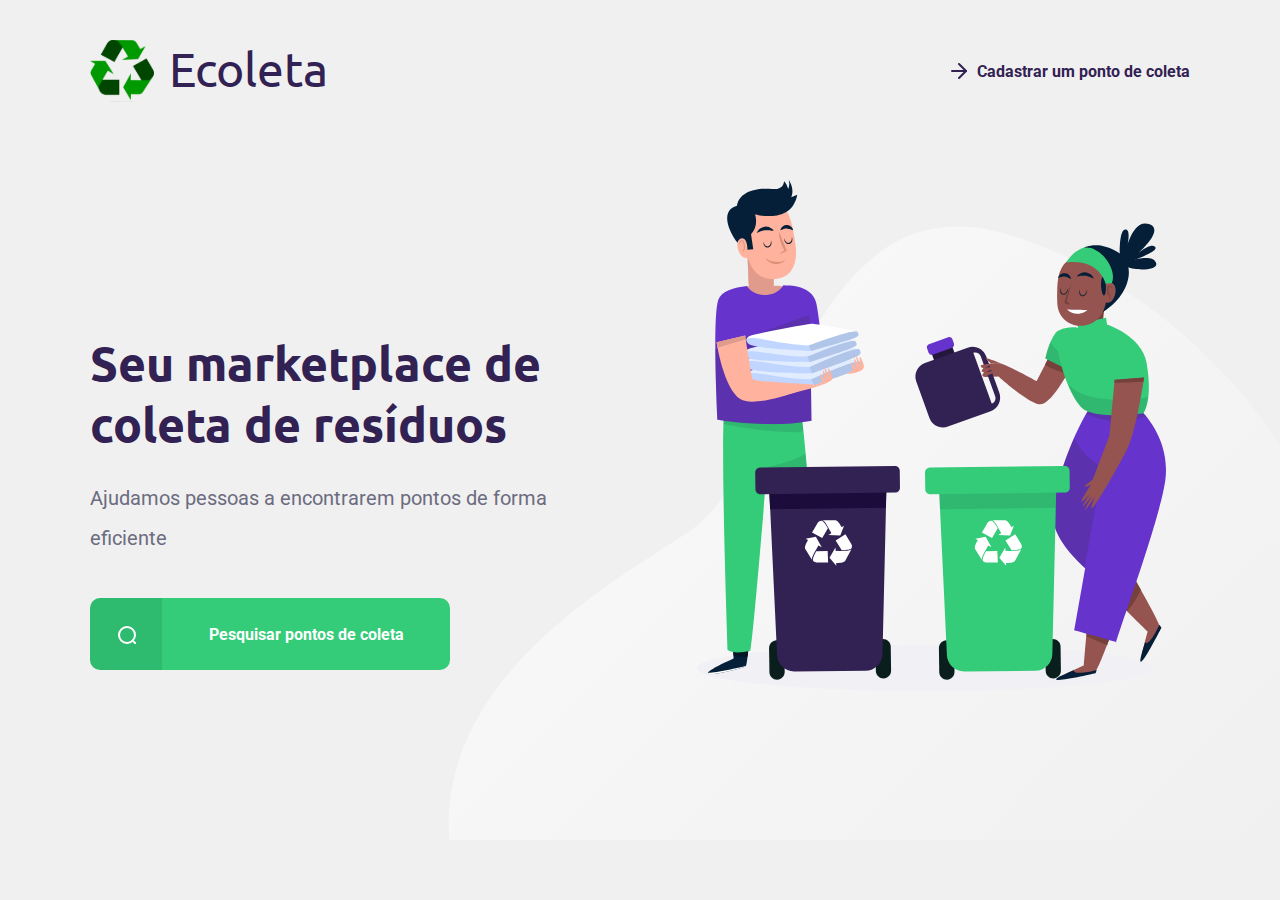
<file: index.html>
<!DOCTYPE html>
<html lang="pt_br">
<head>
    <meta charset="UTF-8">
    <meta name="viewport" content="width=device-width, initial-scale=1.0">
    <link rel="shortcut icon" href="/assets/icones/logo.svg" type="image/x-icon">   
    <link rel="stylesheet" href="/style/main.css">
    <link rel="stylesheet" href="/style/home-page.css">
    <link rel="stylesheet" href="/style/home-page-responsive.css">
    <link rel="stylesheet" href="/style/modal.css">
    <link rel="stylesheet" href="/style/modal-responsive.css">

    <link href="https://fonts.googleapis.com/css2?family=Roboto:wght@300;500;700;900&family=Ubuntu:wght@700&display=swap" rel="stylesheet">

    <title>Ecoleta</title>

</head>
<body>

    <div id="page-home">
        <div class="content">
            <header>
                <a href="/" class="logo title"><img src="/assets/icones/logo.svg" alt="logomarca"><span>Ecoleta</span></a> 
                <a class="link" href="create-point.html">
                    <span></span>
                    <strong>Cadastrar um ponto de coleta</strong> 
                </a>
            </header>
            <main>
                <h1>Seu marketplace de coleta de resíduos</h1>

                <p>Ajudamos pessoas a encontrarem pontos de forma eficiente</p>

                <a href="#">
                    <span></span>
                    <strong>Pesquisar pontos de coleta</strong> 
                </a>
            </main>
        </div>
    </div>
    <div id="modal" class='hide'>
        <div class="content">
            <div class="header">
                <h1>Pontos de Colete</h1>
                <a href="">Fechar</a>
            </div>
            <form action="search.html">
                <label for="search">Cidade</label>
                <div class="search field">
                    <input placeholder="Digite a cidade" type="text" name="serach">
                    <button>
                        <img src="assets/icones/search.svg" alt="botão pesquisa">
                    </button>
                </div>
            </form>
        </div>
    </div>
    <script src="./scripts/index..js"></script>
</body>
</html>
</file>
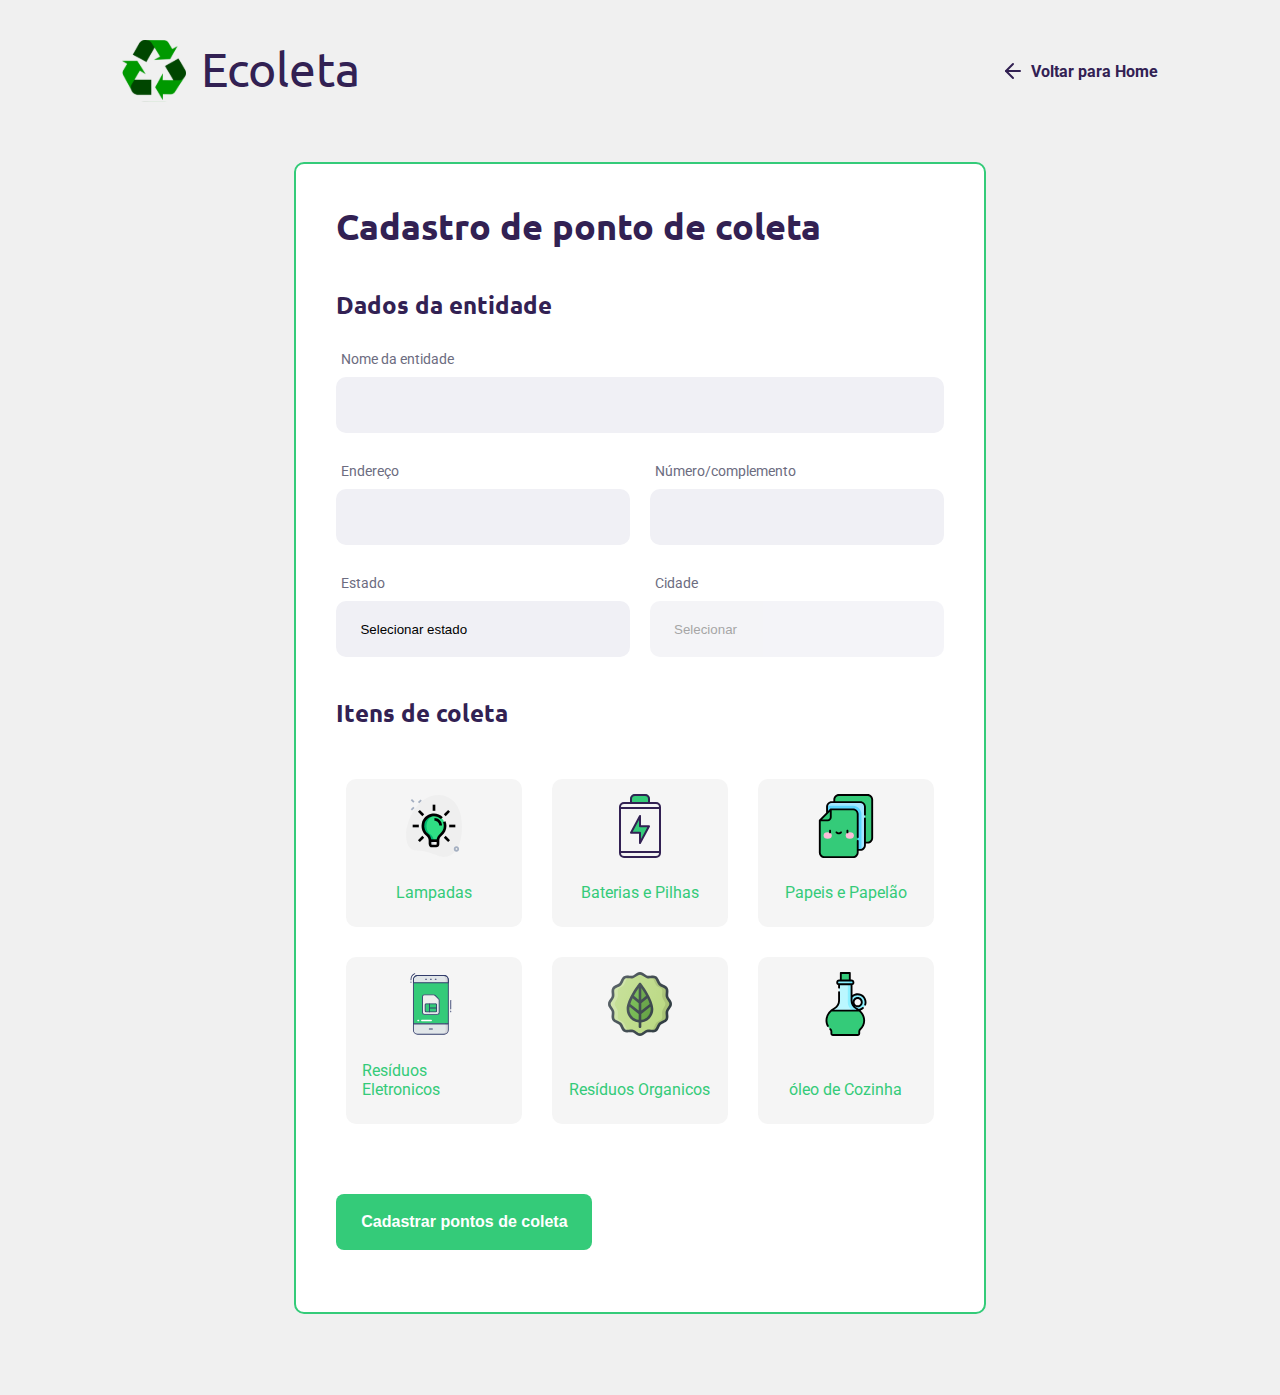
<file: create-point.html>
<!DOCTYPE html>
<html lang="pt_br">
<head>
    <meta charset="UTF-8">
    <meta name="viewport" content="width=device-width, initial-scale=1.0">

    <link rel="stylesheet" href="/style/main.css">
    <link rel="stylesheet" href="/style/create-point.css">
    <link rel="stylesheet" href="/style/create-point-responsive.css">
    <link rel="shortcut icon" href="/assets/icones/logo.svg" type="image/x-icon">   
    
    <link href="https://fonts.googleapis.com/css2?family=Roboto:wght@300;500;700;900&family=Ubuntu:wght@700&display=swap" rel="stylesheet">
   
    <title>Cadastro</title>
</head>
<body>
    <div id="page-cadastro">
        <header>
            <a href="/" class="logo title"><img src="/assets/icones/logo.svg" alt="logomarca"><span>Ecoleta</span></a>
            <a href="index.html" class="link">
                <span></span>
                <strong>Voltar para Home</strong>
            </a>
        </header>

        <form >
            <h1>Cadastro de ponto de coleta</h1>
            <fieldset>
                <legend><h2>Dados da entidade</h2></legend>

                <div class="field">
                    <label for="name">Nome da entidade</label>
                    <input type="text" value="" name="name" required>
                </div>
                <div class="field-group">
                    <div class="field">
                        <label for="address">Endereço</label>
                        <input type="text" value="" name="address" required>
                    </div>    
                    <div class="field">
                        <label for="address2">Número/complemento</label>
                        <input type="text" name="address2" required>
                    </div>
                </div>
                <div class="field-group">
                    <div class="field">
                        <label for="uf">Estado</label>
                        <select name="uf" required>
                            <option value="0">Selecionar estado</option>
                        </select>
                        <input type="hidden" name="state">
                    </div>
                    <div class="field">
                        <label for="city">Cidade</label>
                        <select name="city" disabled required>
                            <option value="">Selecionar</option>
                        </select>
                    </div>
                </div>
            </fieldset>

            <fieldset>
                <legend><h2>Itens de coleta</h2></legend>

                <div id="itens-grid">
                    <li data-id="1" >
                        <img sizes="15px" src="/assets/icones/lampadas.svg" alt="Icone de lampada" >
                        <span>Lampadas</span>
                    </li>

                    <li data-id="2">
                        <img src="/assets/icones/baterias.svg" alt="icone de baterias" >
                        <span>Baterias e Pilhas</span>
                    </li>

                    <li data-id="3">
                        <img src="/assets/icones/papeis-papelao.svg" alt="icone de papeis" >
                        <span>Papeis e Papelão</span>
                    </li>

                    <li data-id="4">
                        <img src="/assets/icones/eletronicos.svg" alt="icone de eletronicos" >
                        <span>Resíduos Eletronicos</span>
                    </li>

                    <li data-id="5">
                        <img src="/assets/icones/organicos.svg" alt="icones de organicos" >
                        <span>Resíduos Organicos</span>
                    </li>

                    <li data-id="6">
                        <img src="/assets/icones/oleo.svg" alt="Icone de óleo de cozinha" >
                        <span>óleo de Cozinha</span>
                    </li>
                </div>

                <input type="hidden" name="itens" value="">

            </fieldset>
            <div class="button">
                <button onclick="test()" >Cadastrar pontos de coleta</button>
            </div>
        </form>
    </div>

    <script src="/scripts/intro.js"></script>
</body>
</html>
</file>
<file: style/main.css>
/* --------CSS GLOBAIS------*/

:root{
    --title-color: #322153;
    --primary-color: #34cb79;
}

*{
    margin: 0;
    padding: 0;
    outline: 0;
    box-sizing: border-box;
}

body{
    font-family: 'Roboto', sans-serif;
    background-color: #f0f0f0;
    -webkit-font-smoothing: antialiased;
}

a{
    text-decoration: none;
}

h1, h2, h3, h4, h5, h6{
    font-family: 'Ubuntu', sans-serif;
    color: var(--title-color);
}

.logo.title {
    font-family: 'Ubuntu', sans-serif;
    color: var(--title-color);
    font-size: 48px;
    display: flex;
    width: 280px;
}

.logo.title span{
    margin-left: 15px;
}
</file>
<file: style/home-page.css>
/* --------CSS ESPECIFICOS------*/

#page-home{
    height: 100vh;
    background: url(../assets/icones/home-background.svg) no-repeat;
    background-position: 35vw 20vh;
}
  
#page-home .content{
    width: 90%;
    height: 100%;
    max-width: 1100px;  
    margin: auto;
    display: flex;
    flex-direction: column;
}

#page-home header{
    margin-top: 40px;
    display: flex;
    align-items: center;
    justify-content: space-between;
}

#page-home header a.link{
    display: flex;
    justify-content: center;
    align-items: center;
    color:var(--title-color);
}

#page-home header a.link span{
    display: flex;
    background: url(/assets/icones/arrow-right.svg);
    width: 20px;
    height: 24px;
    margin-right: 10px;
}

#page-home main{
    max-width: 520px;
    flex: 1;
    display: flex;
    flex-direction: column;
    justify-content: center;
}

#page-home main h1{
    font-size: 48px;
}

#page-home main p{
    font-size: 20px;
    line-height: 40px;
    margin-top: 24px;
    color: #6C6C80;
}

#page-home main a{
    width: 100%;
    max-width: 360px;
    height: 72px;
    border-radius: 10px;
    background-color: var(--primary-color);
    margin-top: 40px;
    display: flex;
    align-items: center;
    transition: 400ms;
}

#page-home main a:hover{
    background-color: #2fb86e;
}

#page-home main a strong{
    flex: 1;
    text-align: center;
    color: white;
}

#page-home main a span{
    width: 72px;
    height: 72px;
    background-color: rgba(0, 0, 0, 0.08);
    border-top-left-radius: 10px;
    border-bottom-left-radius: 10px;
    display: flex;
    align-items: center;
    justify-content: center;
}

#page-home main a span::after {
    content: "";
    background: url(/assets/icones/search.svg);
    width: 20px;
    height: 20px;
}
</file>
<file: style/home-page-responsive.css>
@media (max-width: 900px) {
    #page-home{
        background-position-x:70vw;
    }

    #page-home .content {
        align-items: center;
        text-align: center;
    }

    #page-home header a.link {
        position: absolute;
        bottom: 48px;
        left: 50%;
        transform: translateX(-50%);
        width: 100%;
    }

    #page-home main a {
        align-self: center;
    }

    #page-search cards{
        grid-template-columns: 1fr;
    }
}

@media (max-width: 500px) {
    #page-home main {
        flex: 0;
        margin-top: 40px;
    }

    #page-home main h1{
        font-size: 36px;
    }
}
</file>
<file: style/modal.css>
#modal {
    background: #0e0a14ef;
    height: 100vh;
    width: 100vw;
    position: fixed;
    top: 0;
    display: flex;
    justify-content: center;
    align-items: center;
    transition: 400ms;
    padding: 40px;
}

#modal .content{
    color: white;
    width: 420px;
}

#modal .header{
    display: flex;
    align-items: center;
    justify-content: space-between;
    margin-bottom: 48px;
}

#modal .header a {
    background-image: url(../assets/icones/x.svg);
    width: 20px;
    height: 20px;
    display: flex;
    font-size: 0.01px;
}

#modal .header h1{
    color: white;
    font-size: 36px;
    line-height: 42px;
}

#modal form label{
    font-size: 14px;
    line-height: 16px;
    display: block;
    margin-bottom: 8px;
}

#modal  form .field {
    display: flex;
}

#modal form input{
    flex: 1;
    background-color: #f0f0f5;
    border-radius: 10px 0 0 10px;
    border: 0;
    padding: 16px 14px;
    font-size: 16px;
    color: #6c6c80;
}

#modal form button{
    width: 72px;
    height: 72px;
    border-radius: 0 10px 10px 0;
    background-color: var(--primary-color);
    border: 0;
    cursor: pointer;
}

#modal form button:hover{
    background-color: #2fb85e;
}

#modal.hide{
    display: none;
}
</file>
<file: style/modal-responsive.css>
@media (max-width: 380px) {
  #modal form .field{
      flex-direction: column;
      align-items: center;
  }

  #modal form input {
      flex: none;
      width: 100%;
      height: 72px;
      border-radius: 10px;
  }

  #modal form button {
      width: 100%;
      margin-top: 20px;
      border-radius: 10px;
  }
}
</file>
<file: style/create-point.css>
#page-cadastro{
    width: 90%;
    height: 1355px;
    margin: auto;
}

#page-cadastro header {
    width: 90%;
    display: flex;
    align-items: center;
    justify-content: space-between;

    margin: auto;
    margin-top: 40px;
}

#page-cadastro header a.link {
    display: flex;
    align-items: center;
    color: var(--title-color);
}

#page-cadastro header a.link span {
    background-image: url(/assets/icones/arrow-left.svg);
    display: flex;
    
    width: 20px;
    height: 24px;
    margin-right: 10px;
}   

#page-cadastro form {
    width: 60%;
    height: 85%;
    margin: auto;
    margin-top: 60px;
    border-radius: 10px;
    border: 2px solid #34cb79;
    background-color: white;
    padding: 40px;
}

#page-cadastro form h1 {
    font-size: 36px;
}

#page-cadastro form fieldset {
    border: 0;
    margin-top: 40px;
}

#page-cadastro form .field {
    width: 100%;
    display: flex;
    flex-direction: column;
    margin-top: 30px;
}

#page-cadastro form .field-group{
    display: flex;
}

#page-cadastro form .field-group .field + .field {
    margin-left: 20px;
}

#page-cadastro form input, form select {
    height: 56px;
    margin-top: 10px;
    padding: 16px 24px;
    border: 0;
    background-color: #F0F0F5;
    border-radius: 10px;
}

form select {
    -webkit-appearance: none;
    -moz-appearance: none;
    appearance: none;
}

#page-cadastro form label {
    font-size: 14px;
    line-height: 16px;
    color: #6C6C80;
    margin-left: 5px;
}

#page-cadastro div#itens-grid {
    margin-top: 40px;
    display: grid;
    grid-template-columns: 1fr 1fr 1fr;
    gap: 10px;
}

#page-cadastro div#itens-grid li {
    background: #F5F5F5;
    border-radius: 10px;
    margin: 10px;
    display: flex;
    flex-direction: column;
    align-items: center;
    justify-content: space-between;
    cursor: pointer;
    padding: 15px 16px 25px;
}

#page-cadastro div#itens-grid li:hover {
    background: #e1faec;
}

#page-cadastro div#itens-grid li img {
    width: 64px;
}

#page-cadastro div#itens-grid span {
    color: var(--primary-color);
    margin-top: 25px;
}

#page-cadastro div#itens-grid li.selected{
    background: #e1faec;
    border: 2px solid #34cb79;
    margin: 8px;
}

#page-cadastro .button {
    display: flex;
}

#page-cadastro button {
    width: 256px;
    height: 56px;
    border-radius: 8px;
    border: 0;
    margin-top: 60px;
    font-size: 16px;
    font-weight: bold;
    color: white;
    background-color: var(--primary-color);
    cursor: pointer;    
}

#page-cadastro div#itens-grid span,
#page-cadastro div#itens-grid img {
    pointer-events: none;
}
</file>
<file: style/create-point-responsive.css>
@media (max-width: 1024px) {
    #page-cadastro form {
        width: 80%;
    }
}

@media (max-width: 768px) {
    #page-cadastro {
        height: auto;
    }

    #page-cadastro form {
        height: 100%;
        margin-bottom: 80px;
    }

    #page-cadastro form .field-group{
        flex-direction: column;
    }

    #page-cadastro form .field-group .field + .field {
        margin-left: 0px;
    }

    #page-cadastro div#itens-grid {
        grid-template-columns: 1fr 1fr;
    }
}

@media (max-width: 620px) {
    #page-cadastro header {
        flex-direction: column-reverse;
    }

    #page-cadastro header a {
        margin-left: auto;
        margin-bottom: 40px;
    }

    #page-cadastro button {
        margin: 40px auto 40px;
    }
}

@media (max-width: 500px){
    #page-cadastro form {
        width: 100%;
    }

    #page-cadastro div#itens-grid {
        grid-template-columns: 1fr;
    }
}
</file>
